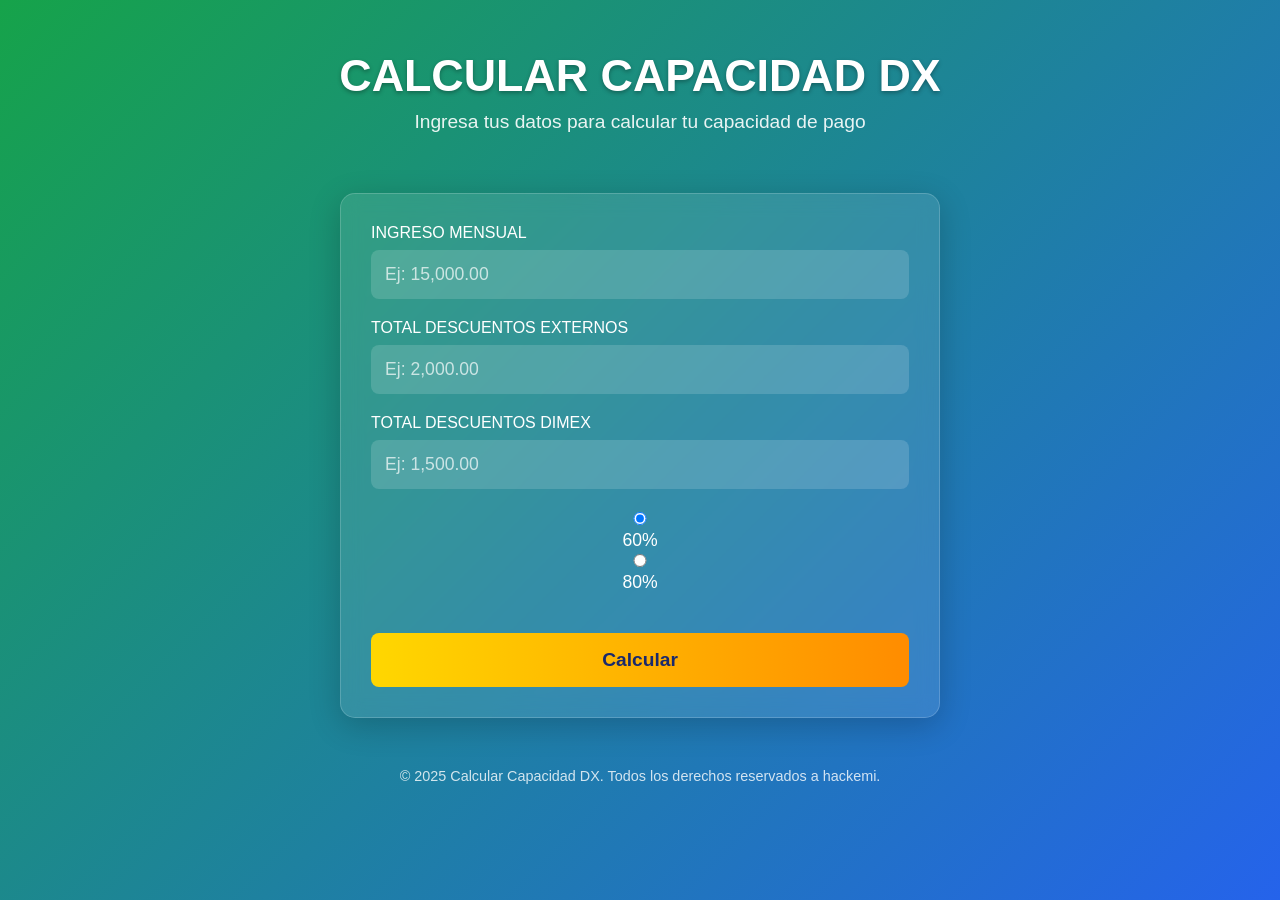
<file: capacidad-dx.html>
<!DOCTYPE html>
<html lang="es">
<head>
  <meta charset="UTF-8" />
  <meta name="viewport" content="width=device-width, initial-scale=1.0"/>
  <title>Calcular Capacidad DX</title>
  <style>
    * {
      box-sizing: border-box;
      margin: 0;
      padding: 0;
      font-family: 'Segoe UI', Tahoma, Geneva, Verdana, sans-serif;
    }

    body {
      background: linear-gradient(135deg, #16a34a, #2563eb);
      color: #fff;
      min-height: 100vh;
      padding: 20px;
      display: flex;
      flex-direction: column;
      align-items: center;
    }

    .container {
      max-width: 1200px;
      width: 100%;
      margin: 0 auto;
    }

    header {
      text-align: center;
      padding: 30px 0;
      margin-bottom: 20px;
    }

    h1 {
      font-size: 2.8rem;
      margin-bottom: 10px;
      text-shadow: 0 2px 4px rgba(0,0,0,0.3);
    }

    .subtitle {
      font-size: 1.2rem;
      opacity: 0.9;
      max-width: 600px;
      margin: 0 auto;
    }

    .input-section {
      background: rgba(255, 255, 255, 0.1);
      backdrop-filter: blur(10px);
      border-radius: 15px;
      padding: 30px;
      box-shadow: 0 8px 32px rgba(0, 0, 0, 0.2);
      border: 1px solid rgba(255, 255, 255, 0.18);
      max-width: 600px;
      margin: 30px auto;
    }

    .input-group {
      margin-bottom: 20px;
    }

    label {
      display: block;
      margin-bottom: 8px;
      font-weight: 500;
    }

    input, select {
      width: 100%;
      padding: 14px;
      border-radius: 8px;
      border: none;
      background: rgba(255, 255, 255, 0.15);
      color: white;
      font-size: 1.1rem;
    }

    input::placeholder {
      color: rgba(255, 255, 255, 0.7);
    }

    input:focus, select:focus {
      outline: 2px solid #ffd700;
      background: rgba(255, 255, 255, 0.25);
    }

    .radio-group {
      margin: 20px 0;
      text-align: center;
    }

    .radio-group label {
      margin: 0 15px;
      font-size: 1.1rem;
    }

    button {
      width: 100%;
      padding: 16px;
      background: linear-gradient(to right, #ffd700, #ff8c00);
      color: #1a2a6c;
      border: none;
      border-radius: 8px;
      font-size: 1.2rem;
      font-weight: bold;
      cursor: pointer;
      transition: all 0.3s ease;
      margin-top: 20px;
    }

    button:hover {
      transform: translateY(-3px);
      box-shadow: 0 5px 15px rgba(0, 0, 0, 0.3);
    }

    .result {
      margin-top: 30px;
      text-align: center;
      font-size: 1.8rem;
      font-weight: bold;
      color: #ffd700;
      padding: 20px;
      background: rgba(255, 255, 255, 0.1);
      border-radius: 10px;
      max-width: 500px;
      margin: 30px auto;
    }

    footer {
      text-align: center;
      padding: 20px;
      margin-top: auto;
      width: 100%;
      font-size: 0.9rem;
      opacity: 0.8;
    }
  </style>
</head>
<body>
  <div class="container">
    <header>
      <h1>CALCULAR CAPACIDAD DX</h1>
      <p class="subtitle">Ingresa tus datos para calcular tu capacidad de pago</p>
    </header>

    <div class="input-section">
      <div class="input-group">
        <label for="ingreso">INGRESO MENSUAL</label>
        <input type="text" id="ingreso" placeholder="Ej: 15,000.00">
      </div>

      <div class="input-group">
        <label for="descuentosExternos">TOTAL DESCUENTOS EXTERNOS</label>
        <input type="text" id="descuentosExternos" placeholder="Ej: 2,000.00">
      </div>

      <div class="input-group">
        <label for="descuentosDimex">TOTAL DESCUENTOS DIMEX</label>
        <input type="text" id="descuentosDimex" placeholder="Ej: 1,500.00">
      </div>

      <div class="radio-group">
        <label>
          <input type="radio" name="porcentaje" value="0.6" checked> 60%
        </label>
        <label>
          <input type="radio" name="porcentaje" value="0.8"> 80%
        </label>
      </div>

      <button onclick="calcularCapacidad()">Calcular</button>

      <div id="resultado" class="result" style="display: none;"></div>
    </div>

    <footer>
      &copy; 2025 Calcular Capacidad DX. Todos los derechos reservados a hackemi.
    </footer>
  </div>

  <script>
    // Formatea número a 2 decimales con separador de miles: 2155.2 → "2,155.20"
    function formatoDosDecimales(valor) {
      const num = parseFloat(valor);
      if (isNaN(num)) return "";
      return num.toLocaleString('en-US', {
        minimumFractionDigits: 2,
        maximumFractionDigits: 2
      });
    }

    // Convierte texto con comas a número: "2,155.20" → 2155.20
    function parseNumero(valor) {
      if (!valor) return NaN;
      const sinComas = valor.replace(/,/g, '');
      return parseFloat(sinComas);
    }

    // Formatear campos al salir del foco
    document.addEventListener("DOMContentLoaded", () => {
      const inputs = document.querySelectorAll("#ingreso, #descuentosExternos, #descuentosDimex");

      inputs.forEach(input => {
        // Al enfocar: mostrar valor sin formato para edición
        input.addEventListener("focus", () => {
          const value = input.value;
          if (value !== "") {
            const num = parseNumero(value);
            if (!isNaN(num)) {
              input.value = num;
            }
          }
        });

        // Validar solo números, punto y coma
        input.addEventListener("input", () => {
          const value = input.value;
          const regex = /^[\d,]*\.?\d{0,2}$/;
          if (!regex.test(value)) {
            input.value = value.slice(0, -1);
          }
        });

        // Al salir: formatear como 2,155.20
        input.addEventListener("blur", () => {
          if (input.value !== "") {
            const num = parseNumero(input.value);
            if (!isNaN(num) && num >= 0) {
              input.value = formatoDosDecimales(num);
            } else {
              input.value = "0.00";
            }
          }
        });
      });
    });

    // Función de cálculo (tu lógica exacta, sin cambios)
    function calcularCapacidad() {
      const ingreso = parseNumero(document.getElementById('ingreso').value);
      const descExternos = parseNumero(document.getElementById('descuentosExternos').value);
      const descDimex = parseNumero(document.getElementById('descuentosDimex').value);
      const porcentaje = parseFloat(document.querySelector('input[name="porcentaje"]:checked').value);

      const resultadoDiv = document.getElementById('resultado');
      resultadoDiv.style.display = 'block';

      // Validación básica
      if (isNaN(ingreso) || isNaN(descExternos) || isNaN(descDimex)) {
        resultadoDiv.textContent = "Por favor, completa todos los campos.";
        resultadoDiv.style.color = "#ff6b6b";
        return;
      }

      // --- TU LÓGICA ORIGINAL, SIN CAMBIOS ---
      const R1 = (ingreso - descExternos) * porcentaje;
      const R2 = ingreso - descExternos - descDimex;
      const R3 = R1 - descDimex;
      const R4 = R2 - 500;
      const R5 = R2 - R3;

      let resultado;

      if (R3 <= 0) {
        resultado = "SIN CAPACIDAD";
        resultadoDiv.style.color = "#e74c3c";
      } else if (R5 > 499.9999) {
        resultado = `$${formatoDosDecimales(R3)}`;
        resultadoDiv.style.color = "#ffd700";
      } else {
        resultado = `$${formatoDosDecimales(R4)}`;
        resultadoDiv.style.color = "#ffd700";
      }

      resultadoDiv.textContent = `Capacidad de Pago: ${resultado}`;
    }
  </script>
</body>
</html>
</file>
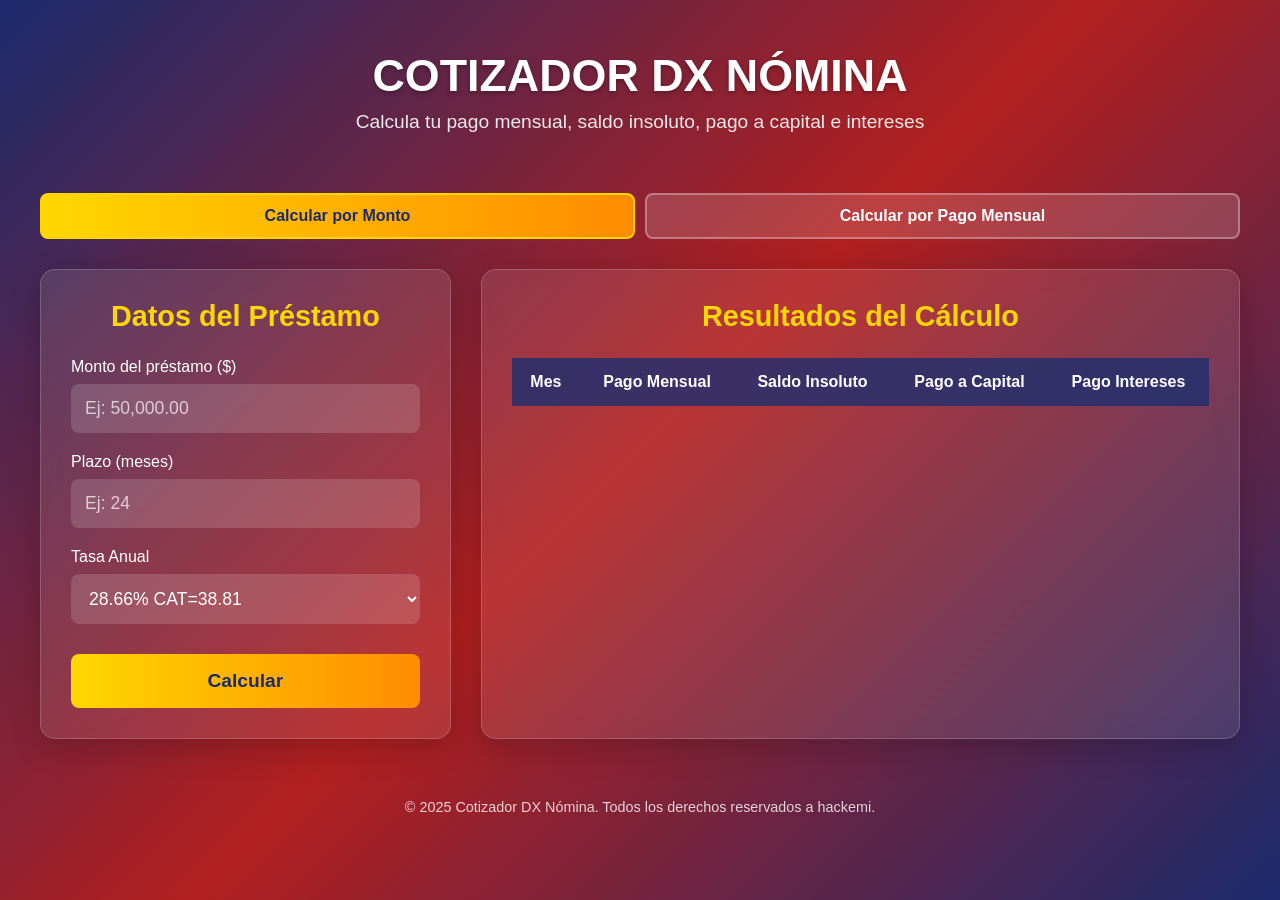
<file: dx-nomina.html>
<!DOCTYPE html>
<html lang="es">
<head>
  <meta charset="UTF-8" />
  <meta name="viewport" content="width=device-width, initial-scale=1.0"/>
  <title>Cotizador DX Nómina</title>
  <style>
    * {
      box-sizing: border-box;
      margin: 0;
      padding: 0;
      font-family: 'Segoe UI', Tahoma, Geneva, Verdana, sans-serif;
    }
    body {
      background: linear-gradient(135deg, #1a2a6c, #b21f1f, #1a2a6c);
      color: #fff;
      min-height: 100vh;
      padding: 20px;
      display: flex;
      flex-direction: column;
      align-items: center;
    }
    .container {
      max-width: 1200px;
      width: 100%;
      margin: 0 auto;
    }
    header {
      text-align: center;
      padding: 30px 0;
      margin-bottom: 20px;
    }
    h1 {
      font-size: 2.8rem;
      margin-bottom: 10px;
      text-shadow: 0 2px 4px rgba(0,0,0,0.3);
    }
    .subtitle {
      font-size: 1.2rem;
      opacity: 0.9;
      max-width: 600px;
      margin: 0 auto;
    }
    .mode-selector {
      display: flex;
      justify-content: center;
      margin-bottom: 30px;
      gap: 10px;
    }
    .mode-btn {
      padding: 12px 25px;
      background: rgba(255, 255, 255, 0.15);
      color: white;
      border: 2px solid rgba(255, 255, 255, 0.3);
      border-radius: 8px;
      font-size: 1rem;
      font-weight: bold;
      cursor: pointer;
      transition: all 0.3s ease;
    }
    .mode-btn.active {
      background: linear-gradient(to right, #ffd700, #ff8c00);
      color: #1a2a6c;
      border-color: #ffd700;
    }
    .mode-btn:hover:not(.active) {
      background: rgba(255, 255, 255, 0.25);
    }
    .calculator-container {
      display: flex;
      flex-wrap: wrap;
      gap: 30px;
      margin-bottom: 40px;
    }
    .input-section {
      flex: 1;
      min-width: 300px;
      background: rgba(255, 255, 255, 0.1);
      backdrop-filter: blur(10px);
      border-radius: 15px;
      padding: 30px;
      box-shadow: 0 8px 32px rgba(0, 0, 0, 0.2);
      border: 1px solid rgba(255, 255, 255, 0.18);
    }
    .results-section {
      flex: 2;
      min-width: 300px;
      background: rgba(255, 255, 255, 0.1);
      backdrop-filter: blur(10px);
      border-radius: 15px;
      padding: 30px;
      box-shadow: 0 8px 32px rgba(0, 0, 0, 0.2);
      border: 1px solid rgba(255, 255, 255, 0.18);
    }
    .section-title {
      font-size: 1.8rem;
      margin-bottom: 25px;
      text-align: center;
      color: #ffd700;
    }
    .input-group {
      margin-bottom: 20px;
    }
    label {
      display: block;
      margin-bottom: 8px;
      font-weight: 500;
    }
    input, select {
      width: 100%;
      padding: 14px;
      border-radius: 8px;
      border: none;
      background: rgba(255, 255, 255, 0.15);
      color: white;
      font-size: 1.1rem;
    }
    input:focus, select:focus {
      outline: 2px solid #ffd700;
      background: rgba(255, 255, 255, 0.25);
    }
    input::placeholder {
      color: rgba(255, 255, 255, 0.7);
    }
    button {
      width: 100%;
      padding: 16px;
      background: linear-gradient(to right, #ffd700, #ff8c00);
      color: #1a2a6c;
      border: none;
      border-radius: 8px;
      font-size: 1.2rem;
      font-weight: bold;
      cursor: pointer;
      transition: all 0.3s ease;
      margin-top: 10px;
    }
    button:hover {
      transform: translateY(-3px);
      box-shadow: 0 5px 15px rgba(0, 0, 0, 0.3);
    }
    .resumen-container {
      display: flex;
      justify-content: space-around;
      margin-bottom: 20px;
      gap: 15px;
    }
    .resumen-card {
      flex: 1;
      background: rgba(255, 255, 255, 0.15);
      border-radius: 12px;
      padding: 15px;
      text-align: center;
      box-shadow: 0 4px 10px rgba(0,0,0,0.2);
      transition: all 0.3s ease;
    }
    .resumen-card:hover {
      transform: translateY(-5px);
      box-shadow: 0 6px 18px rgba(255, 215, 0, 0.6);
      background: rgba(255, 255, 255, 0.25);
    }
    .resumen-card strong {
      display: block;
      font-size: 1rem;
      margin-bottom: 8px;
      color: #ffd700;
    }
    .resumen-card span {
      font-size: 1.3rem;
      font-weight: bold;
    }
    table {
      width: 100%;
      border-collapse: collapse;
      background: rgba(255, 255, 255, 0.1);
    }
    th {
      background: rgba(26, 42, 108, 0.8);
      padding: 15px;
      text-align: center;
    }
    td {
      padding: 12px 15px;
      text-align: center;
      border-bottom: 1px solid rgba(255, 255, 255, 0.1);
    }
    tr:nth-child(even) {
      background: rgba(255, 255, 255, 0.05);
    }
    tr:hover {
      background: rgba(255, 255, 255, 0.15);
    }
    footer {
      text-align: center;
      padding: 20px;
      margin-top: auto;
      width: 100%;
      font-size: 0.9rem;
      opacity: 0.8;
    }
  </style>
</head>
<body>
  <div class="container">
    <header>
      <h1>COTIZADOR DX NÓMINA</h1>
      <p class="subtitle">Calcula tu pago mensual, saldo insoluto, pago a capital e intereses</p>
    </header>
    <div class="mode-selector">
      <button class="mode-btn active" onclick="setMode('monto')">Calcular por Monto</button>
      <button class="mode-btn" onclick="setMode('pagoMensual')">Calcular por Pago Mensual</button>
    </div>
    <div class="calculator-container">
      <div class="input-section">
        <h2 class="section-title">Datos del Préstamo</h2>
        <div id="monto-mode">
          <div class="input-group">
            <label for="amount">Monto del préstamo ($)</label>
            <input type="text" id="amount" placeholder="Ej: 50,000.00">
          </div>
          <div class="input-group">
            <label for="plazo">Plazo (meses)</label>
            <input type="number" id="plazo" placeholder="Ej: 24" min="1">
          </div>
          <div class="input-group">
            <label for="tasa">Tasa Anual</label>
            <select id="tasa">
              <option value="28.66">28.66% CAT=38.81</option>
              <option value="31.88">31.88% CAT=43.94</option>
            </select>
          </div>
        </div>
        <div id="pagoMensual-mode" style="display: none;">
          <div class="input-group">
            <label for="pagoMensual">Pago Mensual ($)</label>
            <input type="text" id="pagoMensual" placeholder="Ej: 2,500.00">
          </div>
          <div class="input-group">
            <label for="tasaPago">Tasa Anual</label>
            <select id="tasaPago">
              <option value="28.66">28.66% CAT=38.81</option>
              <option value="31.88">31.88% CAT=43.94</option>
            </select>
          </div>
        </div>
        <button onclick="calcular()">Calcular</button>
      </div>

      <div class="results-section">
        <h2 class="section-title">Resultados del Cálculo</h2>
        <div id="resumen-resultados" class="resumen-container" style="display:none;">
          <div class="resumen-card">
            <strong>Pago Mensual</strong>
            <span id="res-pago-mensual">$0.00</span>
          </div>
          <div class="resumen-card">
            <strong>Pago Total</strong>
            <span id="res-pago-total">$0.00</span>
          </div>
          <div class="resumen-card">
            <strong>Intereses Totales</strong>
            <span id="res-intereses">$0.00</span>
          </div>
        </div>
        <div id="tabla-amortizacion" class="table-container" style="display: block;">
          <table id="amortizacionTable">
            <thead>
              <tr>
                <th>Mes</th>
                <th>Pago Mensual</th>
                <th>Saldo Insoluto</th>
                <th>Pago a Capital</th>
                <th>Pago Intereses</th>
              </tr>
            </thead>
            <tbody></tbody>
          </table>
        </div>
        <div id="tabla-montos" class="table-container" style="display: none;">
          <p id="pagoIngresado" style="text-align: center; margin-bottom: 15px;"></p>
          <table id="montosTable">
            <thead>
              <tr>
                <th>Plazo (meses)</th>
                <th>Monto del Préstamo</th>
              </tr>
            </thead>
            <tbody></tbody>
          </table>
        </div>
      </div>
    </div>
    <footer>
      &copy; 2025 Cotizador DX Nómina. Todos los derechos reservados a hackemi.
    </footer>
  </div>

  <script>
    function setMode(mode) {
      document.getElementById('monto-mode').style.display = mode === 'monto' ? 'block' : 'none';
      document.getElementById('pagoMensual-mode').style.display = mode === 'pagoMensual' ? 'block' : 'none';
      document.getElementById('tabla-amortizacion').style.display = mode === 'monto' ? 'block' : 'none';
      document.getElementById('tabla-montos').style.display = mode === 'pagoMensual' ? 'block' : 'none';
      document.getElementById('resumen-resultados').style.display = mode === 'monto' ? 'flex' : 'none';
      const botones = document.querySelectorAll('.mode-btn');
      botones[0].classList.toggle('active', mode === 'monto');
      botones[1].classList.toggle('active', mode === 'pagoMensual');
    }

    function formatoPesos(valor) {
      return valor.toLocaleString("es-MX", {
        style: "currency",
        currency: "MXN",
        minimumFractionDigits: 2
      });
    }
    function parsePesos(valor) {
      return parseFloat(valor.replace(/[^0-9.-]+/g, ""));
    }
    function initInputFormato() {
      document.querySelectorAll("#amount, #pagoMensual").forEach(input => {
        input.addEventListener("blur", () => {
          let numero = parsePesos(input.value);
          if (!isNaN(numero)) input.value = formatoPesos(numero);
        });
        input.addEventListener("focus", () => {
          let numero = parsePesos(input.value);
          input.value = isNaN(numero) ? "" : numero;
        });
      });
    }

    function calcular() {
      const tasaAnualMonto = parseFloat(document.getElementById('tasa').value);
      const tasaAnualPago = parseFloat(document.getElementById('tasaPago').value);

      if (document.querySelector('.mode-btn.active').textContent === 'Calcular por Monto') {
        const monto = parsePesos(document.getElementById('amount').value);
        const plazo = parseInt(document.getElementById('plazo').value);

        if (isNaN(monto) || isNaN(plazo) || monto <= 0 || plazo <= 0) {
          alert("Por favor, ingresa valores válidos.");
          return;
        }

        const tasaMensualAnual = tasaAnualMonto === 28.66 ? 33.2456 / 12 : 36.9808 / 12;
        const tasaMensual = tasaMensualAnual / 100;

        const x = Math.pow(1 + tasaMensual, plazo);
        const pagoMensual = (monto * x * tasaMensual) / (x - 1);
        const pagoTotal = pagoMensual * plazo;
        const interesesTotales = pagoTotal - monto;

        document.getElementById("resumen-resultados").style.display = "flex";
        document.getElementById("res-pago-mensual").textContent = formatoPesos(pagoMensual);
        document.getElementById("res-pago-total").textContent = formatoPesos(pagoTotal);
        document.getElementById("res-intereses").textContent = formatoPesos(interesesTotales);

        const tbody = document.querySelector('#amortizacionTable tbody');
        tbody.innerHTML = '';
        let balance = monto;
        for (let mes = 1; mes <= plazo; mes++) {
          const intereses = balance * tasaMensual;
          const capital = pagoMensual - intereses;
          balance -= capital;
          const row = document.createElement('tr');
          row.innerHTML = `
            <td>${mes}</td>
            <td>${formatoPesos(pagoMensual)}</td>
            <td>${formatoPesos(Math.max(balance, 0))}</td>
            <td>${formatoPesos(capital)}</td>
            <td>${formatoPesos(intereses)}</td>
          `;
          tbody.appendChild(row);
        }
      } else {
        const pagoMensual = parsePesos(document.getElementById('pagoMensual').value);
        const tasaAnual = tasaAnualPago;
        if (isNaN(pagoMensual) || pagoMensual <= 0) {
          alert("Por favor, ingresa un pago mensual válido.");
          return;
        }
        let plazos, tasaMensual;
        if (tasaAnual === 28.66) {
          plazos = [30, 42, 54];
          tasaMensual = 33.2456 / 12;
        } else {
          plazos = [18, 24, 36, 48, 60];
          tasaMensual = 36.9808 / 12;
        }
        const tasaDecimal = tasaMensual / 100;
        document.getElementById('pagoIngresado').innerHTML =
          `<strong>Pago Mensual Ingresado:</strong> ${formatoPesos(pagoMensual)}`;
        const tbody = document.querySelector('#montosTable tbody');
        tbody.innerHTML = '';
        plazos.forEach(plazo => {
          const monto = (pagoMensual * (Math.pow(1 + tasaDecimal, plazo) - 1)) /
                        (tasaDecimal * Math.pow(1 + tasaDecimal, plazo));
          const row = document.createElement('tr');
          row.innerHTML = `<td>${plazo}</td><td>${formatoPesos(monto)}</td>`;
          tbody.appendChild(row);
        });
      }
    }
    initInputFormato();
  </script>
</body>
</html>
</file>
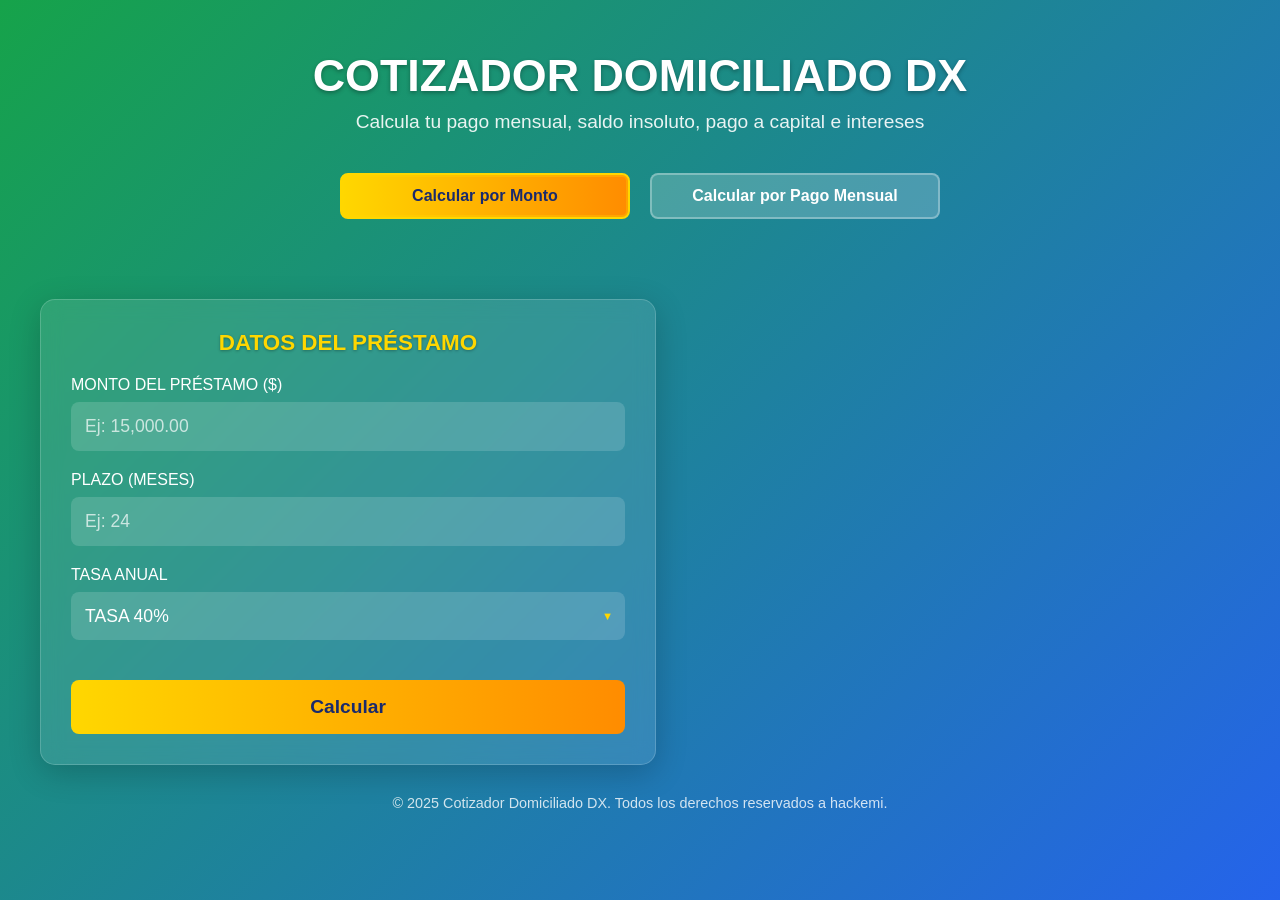
<file: dx.html>
<!DOCTYPE html>
<html lang="es">
<head>
  <meta charset="UTF-8" />
  <meta name="viewport" content="width=device-width, initial-scale=1.0"/>
  <title>Cotizador Domiciliado DX</title>
  <style>
    * {
      box-sizing: border-box;
      margin: 0;
      padding: 0;
      font-family: 'Segoe UI', Tahoma, Geneva, Verdana, sans-serif;
    }

    body {
      background: linear-gradient(135deg, #16a34a, #2563eb);
      color: #fff;
      min-height: 100vh;
      padding: 20px;
      display: flex;
      flex-direction: column;
      align-items: center;
    }

    .container {
      max-width: 1400px;
      width: 100%;
      margin: 0 auto;
    }

    header {
      text-align: center;
      padding: 30px 0;
      margin-bottom: 20px;
    }

    h1 {
      font-size: 2.8rem;
      margin-bottom: 10px;
      text-shadow: 0 2px 4px rgba(0,0,0,0.3);
    }

    .subtitle {
      font-size: 1.2rem;
      opacity: 0.9;
      max-width: 600px;
      margin: 0 auto 20px;
    }

    .mode-buttons {
      display: flex;
      justify-content: center;
      gap: 20px;
      margin: 0 auto 30px;
      max-width: 600px;
    }

    .mode-btn {
      flex: 1;
      padding: 12px 20px;
      background: rgba(255, 255, 255, 0.2);
      color: white;
      border: 2px solid rgba(255, 255, 255, 0.3);
      border-radius: 8px;
      font-size: 1rem;
      font-weight: bold;
      cursor: pointer;
      transition: all 0.3s ease;
    }

    .mode-btn:hover {
      background: rgba(255, 255, 255, 0.3);
    }

    .mode-btn.active {
      background: linear-gradient(to right, #ffd700, #ff8c00);
      color: #1a2a6c;
      border-color: #ffd700;
      box-shadow: 0 0 0 2px rgba(255, 215, 0, 0.3) inset;
    }

    .content {
      display: flex;
      gap: 30px;
      margin: 0 auto;
      max-width: 1200px;
    }

    .left-column {
      flex: 1;
      background: rgba(255, 255, 255, 0.1);
      backdrop-filter: blur(10px);
      border-radius: 15px;
      padding: 30px;
      box-shadow: 0 8px 32px rgba(0, 0, 0, 0.2);
      border: 1px solid rgba(255, 255, 255, 0.18);
    }

    .right-column {
      flex: 1;
      display: flex;
      flex-direction: column;
      gap: 20px;
    }

    .section-title {
      font-size: 1.4rem;
      font-weight: bold;
      margin-bottom: 20px;
      text-align: center;
      color: #ffd700;
      text-shadow: 0 1px 3px rgba(0,0,0,0.3);
    }

    .input-group {
      margin-bottom: 20px;
    }

    label {
      display: block;
      margin-bottom: 8px;
      font-weight: 500;
    }

    input {
      width: 100%;
      padding: 14px;
      border-radius: 8px;
      border: none;
      background: rgba(255, 255, 255, 0.15);
      color: white;
      font-size: 1.1rem;
    }

    input::placeholder {
      color: rgba(255, 255, 255, 0.7);
    }

    input:focus {
      outline: 2px solid #ffd700;
      background: rgba(255, 255, 255, 0.25);
    }

    .select-wrapper {
      position: relative;
    }

    .select-wrapper::after {
      content: "▼";
      font-size: 0.7em;
      color: #ffd700;
      position: absolute;
      right: 12px;
      top: 50%;
      transform: translateY(-50%);
      pointer-events: none;
    }

    select {
      width: 100%;
      padding: 14px;
      border-radius: 8px;
      border: none;
      background: rgba(255, 255, 255, 0.15);
      color: white;
      font-size: 1.1rem;
      appearance: none;
      cursor: pointer;
    }

    select:focus {
      outline: 2px solid #ffd700;
      background: rgba(26, 42, 108, 0.6);
    }

    button {
      width: 100%;
      padding: 16px;
      background: linear-gradient(to right, #ffd700, #ff8c00);
      color: #1a2a6c;
      border: none;
      border-radius: 8px;
      font-size: 1.2rem;
      font-weight: bold;
      cursor: pointer;
      transition: all 0.3s ease;
      margin-top: 20px;
    }

    button:hover {
      transform: translateY(-3px);
      box-shadow: 0 5px 15px rgba(0, 0, 0, 0.3);
    }

    /* Tarjetas de resumen */
    .summary-cards {
      display: flex;
      gap: 15px;
      flex-wrap: wrap;
    }

    .card {
      background: rgba(255, 255, 255, 0.1);
      backdrop-filter: blur(10px);
      border-radius: 12px;
      padding: 20px;
      text-align: center;
      flex: 1;
      min-width: 200px;
      box-shadow: 0 4px 15px rgba(0, 0, 0, 0.15);
    }

    .card h3 {
      font-size: 1rem;
      opacity: 0.9;
      margin-bottom: 10px;
    }

    .card p {
      font-size: 1.8rem;
      font-weight: bold;
      color: #ffd700;
    }

    /* Resultado único: Monto a Dispersar */
    .result-text {
      text-align: center;
      font-size: 2rem;
      font-weight: bold;
      color: #ffd700;
      padding: 30px;
      background: rgba(255, 255, 255, 0.1);
      border-radius: 12px;
      margin-top: 20px;
    }

    /* Tabla de amortización */
    .amortization-container {
      width: 100%;
      overflow-x: auto;
      background: rgba(255, 255, 255, 0.1);
      backdrop-filter: blur(10px);
      border-radius: 10px;
      box-shadow: 0 4px 15px rgba(0, 0, 0, 0.15);
      margin-top: 20px;
    }

    .amortization-table {
      width: 100%;
      border-collapse: collapse;
    }

    .amortization-table th {
      background: rgba(255, 255, 255, 0.2);
      padding: 12px;
      text-align: center;
      font-weight: bold;
      color: #ffd700;
    }

    .amortization-table td {
      padding: 10px 12px;
      text-align: center;
    }

    .amortization-table tr:nth-child(even) {
      background: rgba(255, 255, 255, 0.05);
    }

    footer {
      text-align: center;
      padding: 30px;
      margin-top: auto;
      width: 100%;
      font-size: 0.9rem;
      opacity: 0.8;
    }
  </style>
</head>
<body>
  <div class="container">
    <header>
      <h1>COTIZADOR DOMICILIADO DX</h1>
      <p class="subtitle">Calcula tu pago mensual, saldo insoluto, pago a capital e intereses</p>

      <!-- Botones de modo -->
      <div class="mode-buttons">
        <button id="btnMonto" class="mode-btn active" onclick="activarModo('monto')">Calcular por Monto</button>
        <button id="btnPago" class="mode-btn" onclick="activarModo('pago')">Calcular por Pago Mensual</button>
      </div>
    </header>

    <div class="content">
      <!-- Columna Izquierda: Datos del Préstamo -->
      <div class="left-column">
        <h2 class="section-title">DATOS DEL PRÉSTAMO</h2>

        <div class="input-group">
          <label id="labelMonto">MONTO DEL PRÉSTAMO ($)</label>
          <input type="text" id="montoPrestamo" placeholder="Ej: 15,000.00">
        </div>

        <div class="input-group">
          <label for="plazoMeses">PLAZO (MESES)</label>
          <input type="number" id="plazoMeses" placeholder="Ej: 24" min="1">
        </div>

        <div class="input-group">
          <label for="tasaAnual">TASA ANUAL</label>
          <div class="select-wrapper">
            <select id="tasaAnual">
              <option value="0.038666648">TASA 40%</option>
              <option value="0.043500021">TASA 45%</option>
              <option value="0.048333331">TASA 50%</option>
              <option value="0.053166684">TASA 55%</option>
              <option value="0.057999974">TASA 60%</option>
			  <option value="0.062833328">TASA 65%</option>
			  <option value="0.067569995">TASA 69.9%</option>
	          <option value="0.067666723">TASA 70%</option>
              <option value="0.072500002">TASA 75%</option>
			  <option value="0.072596675">TASA 75.1%</option>
              <option value="0.076366681">TASA 79%</option>
              <option value="0.078300045">TASA 81%</option>
	          <option value="0.080233299">TASA 83%</option>
	          <option value="0.082166645">TASA 85%</option>
              <option value="0.083133293">TASA 86%</option>
			  <option value="0.086999939">TASA 90%</option>
              <option value="0.087966640">TASA 91%</option>
              <option value="0.091833331">TASA 95%</option>
			  <option value="0.092799987">TASA 96%</option>
              <option value="0.095699941">TASA 99%</option>
              <option value="0.099566672">TASA 100%</option>
              <option value="0.103000000">TASA 103%</option>
              <option value="0.105000000">TASA 105%</option>

            </select>
          </div>
        </div>

        <button onclick="calcular()">Calcular</button>
      </div>

      <!-- Columna Derecha: Resultados -->
      <div class="right-column">
        <!-- Tarjetas de resumen (solo para "Calcular por Monto") -->
        <div class="summary-cards" id="resumen" style="display: none;">
          <div class="card">
            <h3>PAGO MENSUAL</h3>
            <p id="pagoMensual"></p>
          </div>
          <div class="card">
            <h3>PAGO TOTAL</h3>
            <p id="pagoTotal"></p>
          </div>
          <div class="card">
            <h3>INTERESES TOTALES</h3>
            <p id="interesesTotales"></p>
          </div>
        </div>

        <!-- Tabla de amortización -->
        <div class="amortization-container">
          <table class="amortization-table" id="tablaAmortizacion" style="display: none;">
            <thead>
              <tr>
                <th>MES</th>
                <th>PAGO MENSUAL</th>
                <th>INTERESES</th>
                <th>PAGO A CAPITAL</th>
                <th>SALDO INSOLUTO</th>
              </tr>
            </thead>
            <tbody id="tablaBody"></tbody>
          </table>
        </div>

        <!-- Resultado: Monto a Dispersar (solo para "Calcular por Pago Mensual") -->
        <div id="resultadoMonto" style="display: none;">
          <div class="result-text">
            Monto a Dispersar: <br>
            <span id="montoADispersar"></span>
          </div>
        </div>
      </div>
    </div>

    <footer>
      &copy; 2025 Cotizador Domiciliado DX. Todos los derechos reservados a hackemi.
    </footer>
  </div>

  <script>
    // Formatear número a 2 decimales con separador de miles
    function formatoDosDecimales(valor) {
      const num = parseFloat(valor);
      if (isNaN(num)) return "";
      return num.toLocaleString('en-US', {
        minimumFractionDigits: 2,
        maximumFractionDigits: 2
      });
    }

    // Convertir texto con comas a número
    function parseNumero(valor) {
      if (!valor) return NaN;
      const sinComas = valor.replace(/,/g, '');
      return parseFloat(sinComas);
    }

    // Formatear inputs al salir del foco
    document.addEventListener("DOMContentLoaded", () => {
      const inputs = document.querySelectorAll("#montoPrestamo");
      inputs.forEach(input => {
        input.addEventListener("focus", () => {
          const value = input.value;
          if (value !== "") {
            const num = parseNumero(value);
            if (!isNaN(num)) input.value = num;
          }
        });

        input.addEventListener("input", () => {
          const value = input.value;
          const regex = /^[\d,]*\.?\d{0,2}$/;
          if (!regex.test(value)) input.value = value.slice(0, -1);
        });

        input.addEventListener("blur", () => {
          if (input.value !== "") {
            const num = parseNumero(input.value);
            if (!isNaN(num) && num >= 0) {
              input.value = formatoDosDecimales(num);
            } else {
              input.value = "0.00";
            }
          }
        });
      });
    });

    // Activar modo
    function activarModo(modo) {
      const btnMonto = document.getElementById('btnMonto');
      const btnPago = document.getElementById('btnPago');
      const label = document.getElementById('labelMonto');

      if (modo === 'monto') {
        btnMonto.classList.add('active');
        btnPago.classList.remove('active');
        label.textContent = 'MONTO DEL PRÉSTAMO ($)';
        document.getElementById('montoPrestamo').placeholder = 'Ej: 15,000.00';
      } else {
        btnPago.classList.add('active');
        btnMonto.classList.remove('active');
        label.textContent = 'PAGO MENSUAL DESEADO ($)';
        document.getElementById('montoPrestamo').placeholder = 'Ej: 1,200.00';
      }

      // Limpiar resultados al cambiar de modo
      document.getElementById('resumen').style.display = 'none';
      document.getElementById('tablaAmortizacion').style.display = 'none';
      document.getElementById('resultadoMonto').style.display = 'none';
    }

    // Calcular
    function calcular() {
      const plazoMeses = parseInt(document.getElementById('plazoMeses').value);
      const tasaMensual = parseFloat(document.querySelector('#tasaAnual').value);
      const esPorMonto = document.getElementById('btnMonto').classList.contains('active');
      const valor = parseNumero(document.getElementById('montoPrestamo').value);

      // Validación
      if (isNaN(valor) || valor <= 0 || isNaN(plazoMeses) || plazoMeses <= 0 || isNaN(tasaMensual) || tasaMensual <= 0) {
        alert("Por favor, completa todos los campos correctamente.");
        return;
      }

      // Limpiar resultados previos
      document.getElementById('resumen').style.display = 'none';
      document.getElementById('tablaAmortizacion').style.display = 'none';
      document.getElementById('resultadoMonto').style.display = 'none';

      if (esPorMonto) {
        // --- MODO: Calcular por Monto ---
        const montoFinal = valor * 1.058; // con comisión
        const pagoMensual = (montoFinal * tasaMensual * Math.pow(1 + tasaMensual, plazoMeses)) /
                            (Math.pow(1 + tasaMensual, plazoMeses) - 1);

        const pagoTotal = pagoMensual * plazoMeses;
        const interesesTotales = pagoTotal - montoFinal;

        // Mostrar tarjetas
        document.getElementById('pagoMensual').textContent = `$${formatoDosDecimales(pagoMensual)}`;
        document.getElementById('pagoTotal').textContent = `$${formatoDosDecimales(pagoTotal)}`;
        document.getElementById('interesesTotales').textContent = `$${formatoDosDecimales(interesesTotales)}`;
        document.getElementById('resumen').style.display = 'flex';

        // Generar tabla
        const tablaBody = document.getElementById('tablaBody');
        tablaBody.innerHTML = '';
        let saldo = montoFinal;

        for (let mes = 1; mes <= plazoMeses; mes++) {
          const interes = saldo * tasaMensual;
          const capital = pagoMensual - interes;
          saldo -= capital;
          const row = document.createElement('tr');
          row.innerHTML = `
            <td>${mes}</td>
            <td>$${formatoDosDecimales(pagoMensual)}</td>
            <td>$${formatoDosDecimales(interes)}</td>
            <td>$${formatoDosDecimales(capital)}</td>
            <td>$${formatoDosDecimales(saldo < 0 ? 0 : saldo)}</td>
          `;
          tablaBody.appendChild(row);
        }
        document.getElementById('tablaAmortizacion').style.display = 'table';

      } else {
        // --- MODO: Calcular por Pago Mensual ---
        const pagoMensual = valor;
        const factor = (Math.pow(1 + tasaMensual, plazoMeses) - 1) / (tasaMensual * Math.pow(1 + tasaMensual, plazoMeses));
        const montoFinal = pagoMensual * factor; // con comisión
        const montoBase = montoFinal / 1.058;   // sin comisión

        document.getElementById('montoADispersar').textContent = `$${formatoDosDecimales(montoBase)}`;
        document.getElementById('resultadoMonto').style.display = 'block';
      }
    }

    // Iniciar en modo "Calcular por Monto"
    activarModo('monto');
  </script>
</body>

</html>
</file>
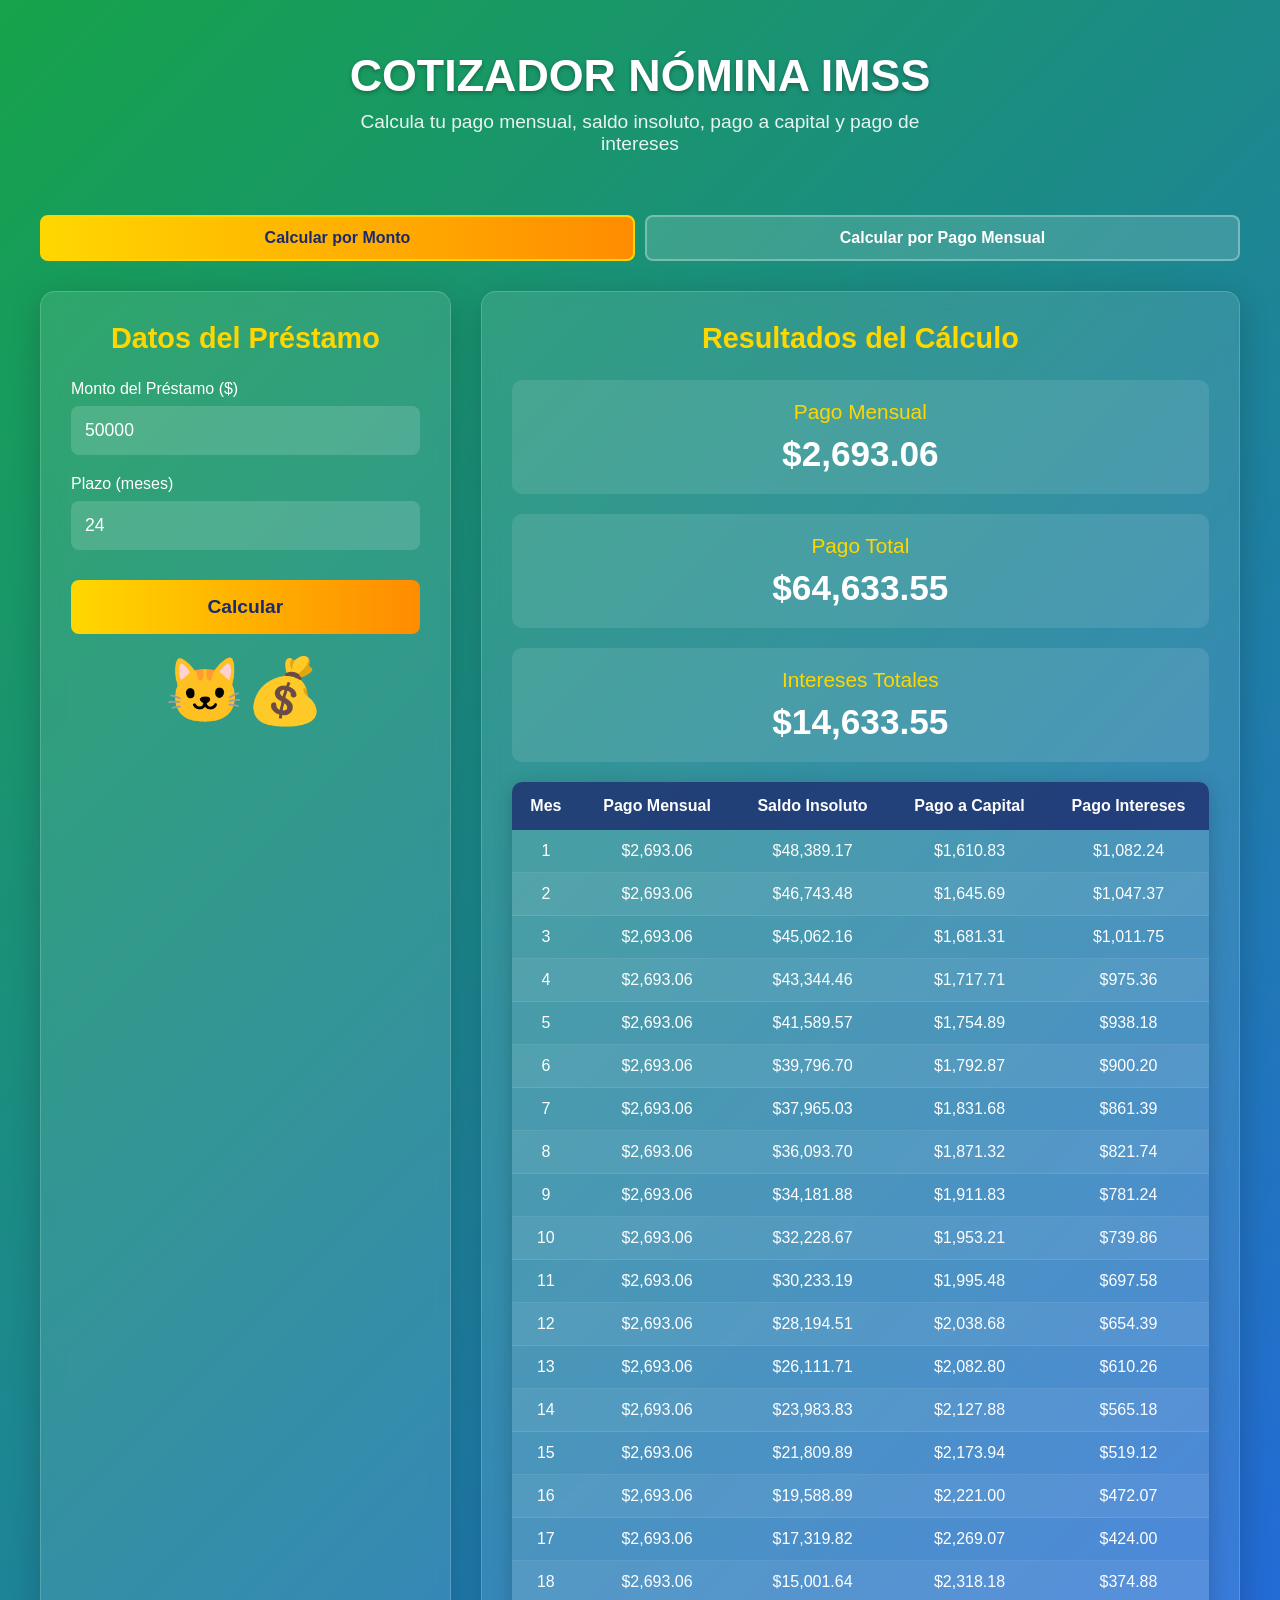
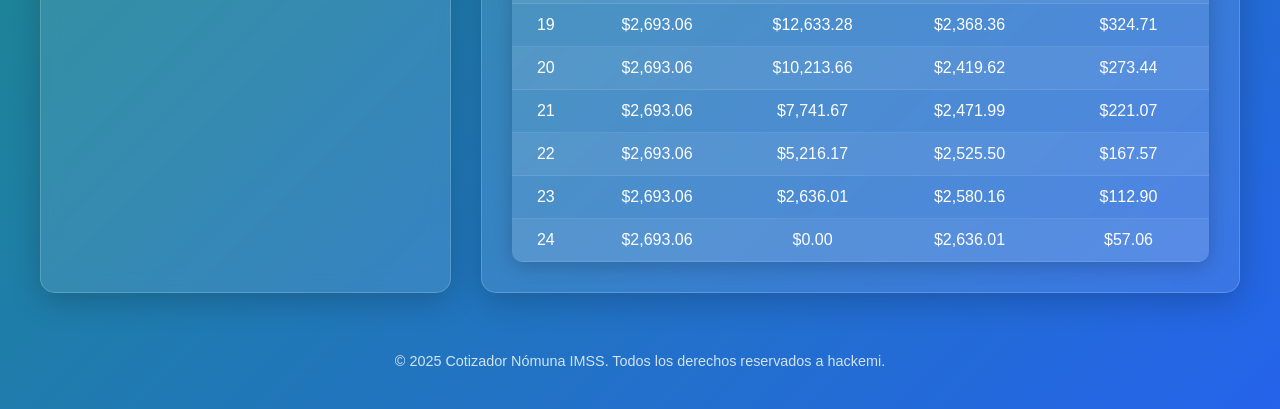
<file: inbursa.html>
<!DOCTYPE html>
<html lang="es">
<head>
    <meta charset="UTF-8">
    <meta name="viewport" content="width=device-width, initial-scale=1.0">
    <title>Calculadora de Pagos de Préstamo</title>
    <link rel="stylesheet" href="styles.css">
</head>
<body>
    <div class="container">
        <header>
            <h1>COTIZADOR NÓMINA IMSS</h1>
            <p class="subtitle">Calcula tu pago mensual, saldo insoluto, pago a capital y pago de intereses</p>
        </header>
        
        <div class="mode-selector">
            <button id="modo-monto" class="mode-btn active">Calcular por Monto</button>
            <button id="modo-pago" class="mode-btn">Calcular por Pago Mensual</button>
        </div>
        
        <div class="calculator-container">
            <div class="input-section">
                <h2 class="section-title">Datos del Préstamo</h2>
                
                <!-- Sección para calcular por monto -->
                <div id="seccion-monto" class="input-mode">
                    <div class="input-group">
                        <label for="monto">Monto del Préstamo ($)</label>
                        <input type="number" id="monto" placeholder="Ej. 50000" min="1000" step="100">
                    </div>
                    
                    <div class="input-group">
                        <label for="plazo">Plazo (meses)</label>
                        <input type="number" id="plazo" placeholder="Ej. 24" min="1" max="120">
                    </div>
                </div>
                
                <!-- Sección para calcular por pago mensual -->
                <div id="seccion-pago" class="input-mode" style="display: none;">
                    <div class="input-group">
                        <label for="pago-mensual-input">Pago Mensual ($)</label>
                        <input type="number" id="pago-mensual-input" placeholder="Ej. 2500" min="100" step="10">
                    </div>
                    <p class="note">Se calculará el monto para plazos de 12, 24, 36, 48 y 60 meses</p>
                </div>
                
                <button id="calcular">Calcular</button>
                
                <div class="gatito-container">
                    <div class="emoji-gatito">🐱💰</div>
                </div>
            </div>
            
            <div class="results-section">
                <h2 class="section-title">Resultados del Cálculo</h2>
                
                <!-- Resultados para calcular por monto -->
                <div id="resultados-monto">
                    <div class="result-card">
                        <div class="result-title">Pago Mensual</div>
                        <div class="result-value" id="pago-mensual">$0.00</div>
                    </div>
                    
                    <div class="result-card">
                        <div class="result-title">Pago Total</div>
                        <div class="result-value" id="pago-total">$0.00</div>
                    </div>
                    
                    <div class="result-card">
                        <div class="result-title">Intereses Totales</div>
                        <div class="result-value" id="intereses-total">$0.00</div>
                    </div>
                    
                    <div class="table-container">
                        <table id="tabla-amortizacion">
                            <thead>
                                <tr>
                                    <th>Mes</th>
                                    <th>Pago Mensual</th>
                                    <th>Saldo Insoluto</th>
                                    <th>Pago a Capital</th>
                                    <th>Pago Intereses</th>
                                </tr>
                            </thead>
                            <tbody>
                                <!-- Los datos se llenarán con JavaScript -->
                            </tbody>
                        </table>
                    </div>
                </div>
                
                <!-- Resultados para calcular por pago mensual -->
                <div id="resultados-pago" style="display: none;">
                    <div class="result-card">
                        <div class="result-title">Pago Mensual Ingresado</div>
                        <div class="result-value" id="pago-ingresado">$0.00</div>
                    </div>
                    
                    <div class="table-container">
                        <table id="tabla-resultados-pago">
                            <thead>
                                <tr>
                                    <th>Plazo (meses)</th>
                                    <th>Monto del Préstamo</th>
                                   
                                </tr>
                            </thead>
                            <tbody>
                                <!-- Los datos se llenarán con JavaScript -->
                            </tbody>
                        </table>
                    </div>
                </div>
            </div>
        </div>
        
        <footer>
            <p>© 2025 Cotizador Nómuna IMSS. Todos los derechos reservados a hackemi.</p>
        </footer>
    </div>

    <script src="script.js"></script>
</body>

</html>
</file>
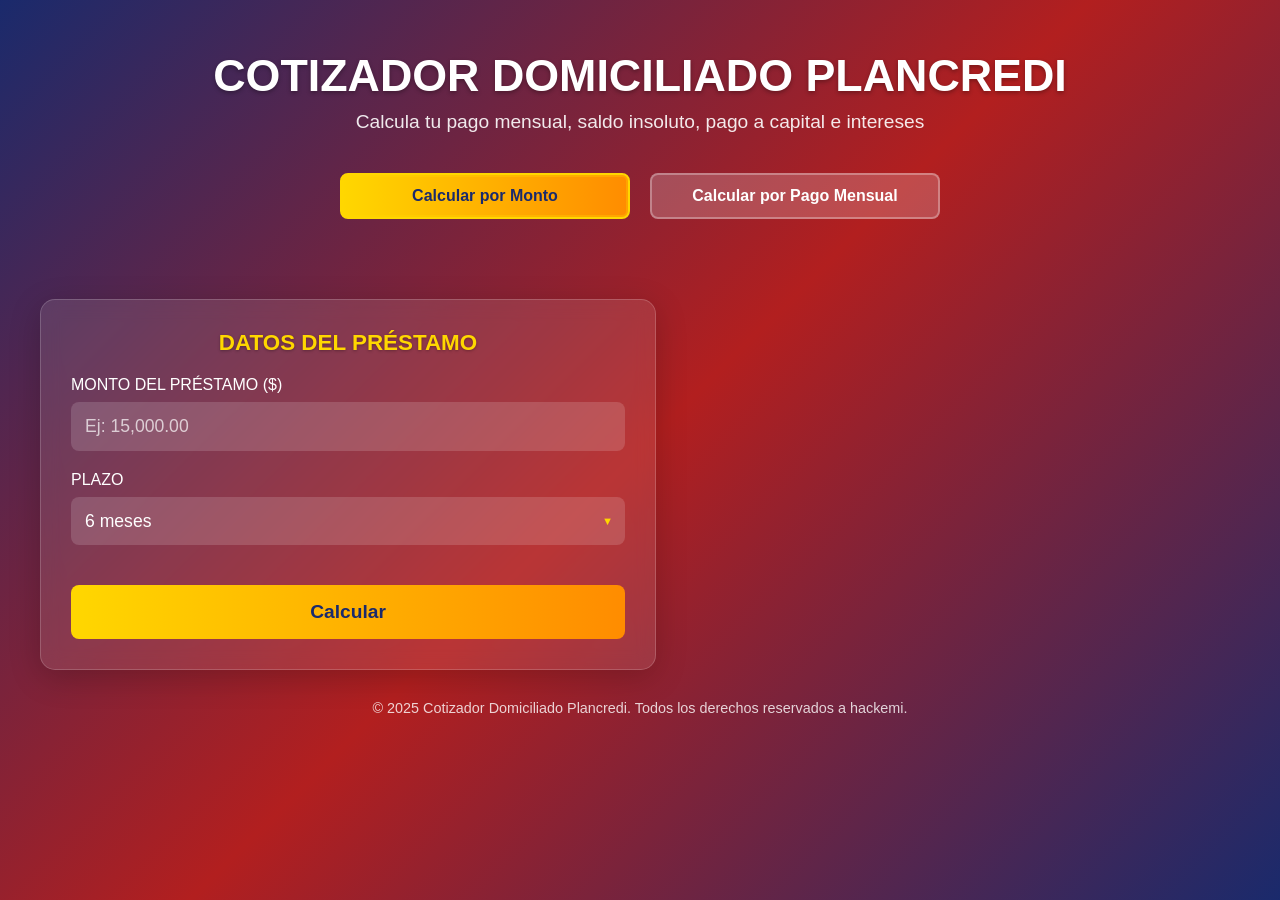
<file: pcredi.html>
<!DOCTYPE html>
<html lang="es">
<head>
  <meta charset="UTF-8" />
  <meta name="viewport" content="width=device-width, initial-scale=1.0"/>
  <title>Cotizador Domiciliado Plancredi</title>
  <style>
    * {
      box-sizing: border-box;
      margin: 0;
      padding: 0;
      font-family: 'Segoe UI', Tahoma, Geneva, Verdana, sans-serif;
    }

    body {
      background: linear-gradient(135deg, #1a2a6c, #b21f1f, #1a2a6c);
      color: #fff;
      min-height: 100vh;
      padding: 20px;
      display: flex;
      flex-direction: column;
      align-items: center;
    }

    .container {
      max-width: 1400px;
      width: 100%;
      margin: 0 auto;
    }

    header {
      text-align: center;
      padding: 30px 0;
      margin-bottom: 20px;
    }

    h1 {
      font-size: 2.8rem;
      margin-bottom: 10px;
      text-shadow: 0 2px 4px rgba(0,0,0,0.3);
    }

    .subtitle {
      font-size: 1.2rem;
      opacity: 0.9;
      max-width: 600px;
      margin: 0 auto 20px;
    }

    .mode-buttons {
      display: flex;
      justify-content: center;
      gap: 20px;
      margin: 0 auto 30px;
      max-width: 600px;
    }

    .mode-btn {
      flex: 1;
      padding: 12px 20px;
      background: rgba(255, 255, 255, 0.2);
      color: white;
      border: 2px solid rgba(255, 255, 255, 0.3);
      border-radius: 8px;
      font-size: 1rem;
      font-weight: bold;
      cursor: pointer;
      transition: all 0.3s ease;
    }

    .mode-btn:hover {
      background: rgba(255, 255, 255, 0.3);
    }

    .mode-btn.active {
      background: linear-gradient(to right, #ffd700, #ff8c00);
      color: #1a2a6c;
      border-color: #ffd700;
      box-shadow: 0 0 0 2px rgba(255, 215, 0, 0.3) inset;
    }

    .content {
      display: flex;
      gap: 30px;
      margin: 0 auto;
      max-width: 1200px;
    }

    .left-column {
      flex: 1;
      background: rgba(255, 255, 255, 0.1);
      backdrop-filter: blur(10px);
      border-radius: 15px;
      padding: 30px;
      box-shadow: 0 8px 32px rgba(0, 0, 0, 0.2);
      border: 1px solid rgba(255, 255, 255, 0.18);
    }

    .right-column {
      flex: 1;
      display: flex;
      flex-direction: column;
      gap: 20px;
    }

    .section-title {
      font-size: 1.4rem;
      font-weight: bold;
      margin-bottom: 20px;
      text-align: center;
      color: #ffd700;
      text-shadow: 0 1px 3px rgba(0,0,0,0.3);
    }

    .input-group {
      margin-bottom: 20px;
    }

    label {
      display: block;
      margin-bottom: 8px;
      font-weight: 500;
    }

    input {
      width: 100%;
      padding: 14px;
      border-radius: 8px;
      border: none;
      background: rgba(255, 255, 255, 0.15);
      color: white;
      font-size: 1.1rem;
    }

    input::placeholder {
      color: rgba(255, 255, 255, 0.7);
    }

    input:focus {
      outline: 2px solid #ffd700;
      background: rgba(255, 255, 255, 0.25);
    }

    .select-wrapper {
      position: relative;
    }

    .select-wrapper::after {
      content: "▼";
      font-size: 0.7em;
      color: #ffd700;
      position: absolute;
      right: 12px;
      top: 50%;
      transform: translateY(-50%);
      pointer-events: none;
    }

    select {
      width: 100%;
      padding: 14px;
      border-radius: 8px;
      border: none;
      background: rgba(255, 255, 255, 0.15);
      color: white;
      font-size: 1.1rem;
      appearance: none;
      cursor: pointer;
    }

    select:focus {
      outline: 2px solid #ffd700;
      background: rgba(26, 42, 108, 0.6);
    }

    button {
      width: 100%;
      padding: 16px;
      background: linear-gradient(to right, #ffd700, #ff8c00);
      color: #1a2a6c;
      border: none;
      border-radius: 8px;
      font-size: 1.2rem;
      font-weight: bold;
      cursor: pointer;
      transition: all 0.3s ease;
      margin-top: 20px;
    }

    button:hover {
      transform: translateY(-3px);
      box-shadow: 0 5px 15px rgba(0, 0, 0, 0.3);
    }

    /* Tarjetas de resumen */
    .summary-cards {
      display: flex;
      gap: 15px;
      flex-wrap: wrap;
    }

    .card {
      background: rgba(255, 255, 255, 0.1);
      backdrop-filter: blur(10px);
      border-radius: 12px;
      padding: 20px;
      text-align: center;
      flex: 1;
      min-width: 200px;
      box-shadow: 0 4px 15px rgba(0, 0, 0, 0.15);
    }

    .card h3 {
      font-size: 1rem;
      opacity: 0.9;
      margin-bottom: 10px;
    }

    .card p {
      font-size: 1.8rem;
      font-weight: bold;
      color: #ffd700;
    }

    /* Resultado único: Monto a Dispersar */
    .result-text {
      text-align: center;
      font-size: 2rem;
      font-weight: bold;
      color: #ffd700;
      padding: 30px;
      background: rgba(255, 255, 255, 0.1);
      border-radius: 12px;
      margin-top: 20px;
    }

    /* Tabla de amortización */
    .amortization-container {
      width: 100%;
      overflow-x: auto;
      background: rgba(255, 255, 255, 0.1);
      backdrop-filter: blur(10px);
      border-radius: 10px;
      box-shadow: 0 4px 15px rgba(0, 0, 0, 0.15);
      margin-top: 20px;
    }

    .amortization-table {
      width: 100%;
      border-collapse: collapse;
    }

    .amortization-table th {
      background: rgba(255, 255, 255, 0.2);
      padding: 12px;
      text-align: center;
      font-weight: bold;
      color: #ffd700;
    }

    .amortization-table td {
      padding: 10px 12px;
      text-align: center;
    }

    .amortization-table tr:nth-child(even) {
      background: rgba(255, 255, 255, 0.05);
    }

    footer {
      text-align: center;
      padding: 30px;
      margin-top: auto;
      width: 100%;
      font-size: 0.9rem;
      opacity: 0.8;
    }
  </style>
</head>
<body>
  <div class="container">
    <header>
      <h1>COTIZADOR DOMICILIADO PLANCREDI</h1>
      <p class="subtitle">Calcula tu pago mensual, saldo insoluto, pago a capital e intereses</p>

      <!-- Botones de modo -->
      <div class="mode-buttons">
        <button id="btnMonto" class="mode-btn active" onclick="activarModo('monto')">Calcular por Monto</button>
        <button id="btnPago" class="mode-btn" onclick="activarModo('pago')">Calcular por Pago Mensual</button>
      </div>
    </header>

    <div class="content">
      <!-- Columna Izquierda: Datos del Préstamo -->
      <div class="left-column">
        <h2 class="section-title">DATOS DEL PRÉSTAMO</h2>

        <div class="input-group">
          <label id="labelMonto">MONTO DEL PRÉSTAMO ($)</label>
          <input type="text" id="montoPrestamo" placeholder="Ej: 15,000.00">
        </div>

        <div class="input-group">
          <label for="plazoMeses">PLAZO</label>
          <div class="select-wrapper">
            <select id="plazoMeses">
              <option value="6">6 meses</option>
              <option value="12">12 meses</option>
              <option value="18">18 meses</option>
              <option value="24">24 meses</option>
              <option value="30">30 meses</option>
            </select>
          </div>
        </div>

        <button onclick="calcular()">Calcular</button>
      </div>

      <!-- Columna Derecha: Resultados -->
      <div class="right-column">
        <!-- Tarjetas de resumen (solo para "Calcular por Monto") -->
        <div class="summary-cards" id="resumen" style="display: none;">
          <div class="card">
            <h3>PAGO MENSUAL</h3>
            <p id="pagoMensual"></p>
          </div>
          <div class="card">
            <h3>PAGO TOTAL</h3>
            <p id="pagoTotal"></p>
          </div>
          <div class="card">
            <h3>INTERESES TOTALES</h3>
            <p id="interesesTotales"></p>
          </div>
        </div>

        <!-- Tabla de amortización -->
        <div class="amortization-container">
          <table class="amortization-table" id="tablaAmortizacion" style="display: none;">
            <thead>
              <tr>
                <th>MES</th>
                <th>PAGO MENSUAL</th>
                <th>INTERESES</th>
                <th>PAGO A CAPITAL</th>
                <th>SALDO INSOLUTO</th>
              </tr>
            </thead>
            <tbody id="tablaBody"></tbody>
          </table>
        </div>

        <!-- Resultado: Monto a Dispersar (solo para "Calcular por Pago Mensual") -->
        <div id="resultadoMonto" style="display: none;">
          <div class="result-text">
            Monto a Dispersar: <br>
            <span id="montoADispersar"></span>
          </div>
        </div>
      </div>
    </div>

    <footer>
      &copy; 2025 Cotizador Domiciliado Plancredi. Todos los derechos reservados a hackemi.
    </footer>
  </div>

  <script>
    // Constantes - COMISIÓN 5.80%
    const COMISION = 0.0580; // 5.80%
    
    // Tasas anuales por plazo (en formato decimal, ej: 145.858955% = 1.45858955)
    const tasasAnualesPorPlazo = {
      6: 1.45858955,    // 145.858955% anual
      12: 1.67473515,   // 167.473515% anual  
      18: 1.75536115,   // 175.536115% anual
      24: 1.79543111,   // 179.543111% anual
      30: 1.81806195    // 181.806195% anual
    };

    // Calcular TEM usando la fórmula: TEM = ((1 + tasa_anual)^(1/12)) - 1
    function calcularTEM(tasaAnualDecimal) {
      // tasaAnualDecimal ya está en formato decimal (ej: 1.45858955 para 145.858955%)
      return Math.pow(1 + tasaAnualDecimal, 1/12) - 1;
    }

    // Precalcular TEM para cada plazo
    const TEMporPlazo = {};
    for (const plazo in tasasAnualesPorPlazo) {
      TEMporPlazo[plazo] = calcularTEM(tasasAnualesPorPlazo[plazo]);
    }

    // Formatear número a 2 decimales con separador de miles
    function formatoDosDecimales(valor) {
      const num = parseFloat(valor);
      if (isNaN(num)) return "";
      return num.toLocaleString('en-US', {
        minimumFractionDigits: 2,
        maximumFractionDigits: 2
      });
    }

    // Convertir texto con comas a número
    function parseNumero(valor) {
      if (!valor) return NaN;
      const sinComas = valor.replace(/,/g, '');
      return parseFloat(sinComas);
    }

    // Función PMT (similar a Excel) para calcular pago mensual
    function calcularPMT(tasaMensual, plazo, monto) {
      // Fórmula: PMT = (monto * tasa * (1 + tasa)^plazo) / ((1 + tasa)^plazo - 1)
      if (tasaMensual === 0) {
        return monto / plazo;
      }
      const factor = Math.pow(1 + tasaMensual, plazo);
      return (monto * tasaMensual * factor) / (factor - 1);
    }

    // Formatear inputs al salir del foco
    document.addEventListener("DOMContentLoaded", () => {
      const inputs = document.querySelectorAll("#montoPrestamo");
      inputs.forEach(input => {
        input.addEventListener("focus", () => {
          const value = input.value;
          if (value !== "") {
            const num = parseNumero(value);
            if (!isNaN(num)) input.value = num;
          }
        });

        input.addEventListener("input", () => {
          const value = input.value;
          const regex = /^[\d,]*\.?\d{0,2}$/;
          if (!regex.test(value)) input.value = value.slice(0, -1);
        });

        input.addEventListener("blur", () => {
          if (input.value !== "") {
            const num = parseNumero(input.value);
            if (!isNaN(num) && num >= 0) {
              input.value = formatoDosDecimales(num);
            } else {
              input.value = "0.00";
            }
          }
        });
      });
    });

    // Activar modo
    function activarModo(modo) {
      const btnMonto = document.getElementById('btnMonto');
      const btnPago = document.getElementById('btnPago');
      const label = document.getElementById('labelMonto');

      if (modo === 'monto') {
        btnMonto.classList.add('active');
        btnPago.classList.remove('active');
        label.textContent = 'MONTO DEL PRÉSTAMO ($)';
        document.getElementById('montoPrestamo').placeholder = 'Ej: 15,000.00';
      } else {
        btnPago.classList.add('active');
        btnMonto.classList.remove('active');
        label.textContent = 'PAGO MENSUAL DESEADO ($)';
        document.getElementById('montoPrestamo').placeholder = 'Ej: 1,200.00';
      }

      // Limpiar resultados al cambiar de modo
      document.getElementById('resumen').style.display = 'none';
      document.getElementById('tablaAmortizacion').style.display = 'none';
      document.getElementById('resultadoMonto').style.display = 'none';
    }

    // Calcular inverso (para modo "Calcular por Pago Mensual")
    function calcularMontoPorPMT(pagoMensual, tasaMensual, plazo) {
      // Fórmula inversa de PMT: monto = pagoMensual * ((1 + tasa)^plazo - 1) / (tasa * (1 + tasa)^plazo)
      if (tasaMensual === 0) {
        return pagoMensual * plazo;
      }
      const factor = Math.pow(1 + tasaMensual, plazo);
      return pagoMensual * (factor - 1) / (tasaMensual * factor);
    }

    // Calcular
    function calcular() {
      const plazo = parseInt(document.getElementById('plazoMeses').value);
      const TEM = TEMporPlazo[plazo];
      const esPorMonto = document.getElementById('btnMonto').classList.contains('active');
      const valor = parseNumero(document.getElementById('montoPrestamo').value);

      // Validación
      if (isNaN(valor) || valor <= 0 || isNaN(plazo) || plazo <= 0) {
        alert("Por favor, completa todos los campos correctamente.");
        return;
      }

      // Limpiar resultados previos
      document.getElementById('resumen').style.display = 'none';
      document.getElementById('tablaAmortizacion').style.display = 'none';
      document.getElementById('resultadoMonto').style.display = 'none';

      if (esPorMonto) {
        // --- MODO: Calcular por Monto ---
        const montoBase = valor;
        const comisionCalculada = montoBase * COMISION;
        const montoConComision = montoBase + comisionCalculada;
        
        // Calcular pago mensual usando fórmula PMT
        const pagoMensual = calcularPMT(TEM, plazo, montoConComision);

        const pagoTotal = pagoMensual * plazo;
        const interesesTotales = pagoTotal - montoConComision;

        // Mostrar tarjetas (solo 3 tarjetas, sin mostrar comisión)
        document.getElementById('pagoMensual').textContent = `$${formatoDosDecimales(pagoMensual)}`;
        document.getElementById('pagoTotal').textContent = `$${formatoDosDecimales(pagoTotal)}`;
        document.getElementById('interesesTotales').textContent = `$${formatoDosDecimales(interesesTotales)}`;
        document.getElementById('resumen').style.display = 'flex';

        // Generar tabla de amortización
        const tablaBody = document.getElementById('tablaBody');
        tablaBody.innerHTML = '';
        let saldo = montoConComision;

        for (let mes = 1; mes <= plazo; mes++) {
          const interes = saldo * TEM;
          const capital = pagoMensual - interes;
          saldo -= capital;
          const row = document.createElement('tr');
          row.innerHTML = `
            <td>${mes}</td>
            <td>$${formatoDosDecimales(pagoMensual)}</td>
            <td>$${formatoDosDecimales(interes)}</td>
            <td>$${formatoDosDecimales(capital)}</td>
            <td>$${formatoDosDecimales(saldo < 0 ? 0 : saldo)}</td>
          `;
          tablaBody.appendChild(row);
        }
        document.getElementById('tablaAmortizacion').style.display = 'table';

      } else {
        // --- MODO: Calcular por Pago Mensual ---
        const pagoMensual = valor;
        
        // Calcular monto con comisión que generaría ese pago mensual
        const montoConComision = calcularMontoPorPMT(pagoMensual, TEM, plazo);
        
        // Calcular monto base sin comisión
        const montoBase = montoConComision / (1 + COMISION);

        document.getElementById('montoADispersar').textContent = `$${formatoDosDecimales(montoBase)}`;
        document.getElementById('resultadoMonto').style.display = 'block';
      }
    }

    // Iniciar en modo "Calcular por Monto"
    activarModo('monto');
  </script>
</body>
</html>
</file>
<file: styles.css>
* {
    box-sizing: border-box;
    margin: 0;
    padding: 0;
    font-family: 'Segoe UI', Tahoma, Geneva, Verdana, sans-serif;
}

body {
    background: linear-gradient(135deg, #16a34a, #2563eb);
    color: #fff;
    min-height: 100vh;
    padding: 20px;
    display: flex;
    flex-direction: column;
    align-items: center;
}

.container {
    max-width: 1200px;
    width: 100%;
    margin: 0 auto;
}

header {
    text-align: center;
    padding: 30px 0;
    margin-bottom: 20px;
}

h1 {
    font-size: 2.8rem;
    margin-bottom: 10px;
    text-shadow: 0 2px 4px rgba(0,0,0,0.3);
}

.subtitle {
    font-size: 1.2rem;
    opacity: 0.9;
    max-width: 600px;
    margin: 0 auto;
}

.mode-selector {
    display: flex;
    justify-content: center;
    margin-bottom: 30px;
    gap: 10px;
}

.mode-btn {
    padding: 12px 25px;
    background: rgba(255, 255, 255, 0.15);
    color: white;
    border: 2px solid rgba(255, 255, 255, 0.3);
    border-radius: 8px;
    font-size: 1rem;
    font-weight: bold;
    cursor: pointer;
    transition: all 0.3s ease;
}

.mode-btn.active {
    background: linear-gradient(to right, #ffd700, #ff8c00);
    color: #1a2a6c;
    border-color: #ffd700;
}

.mode-btn:hover:not(.active) {
    background: rgba(255, 255, 255, 0.25);
}

.calculator-container {
    display: flex;
    flex-wrap: wrap;
    gap: 30px;
    margin-bottom: 40px;
}

.input-section {
    flex: 1;
    min-width: 300px;
    background: rgba(255, 255, 255, 0.1);
    backdrop-filter: blur(10px);
    border-radius: 15px;
    padding: 30px;
    box-shadow: 0 8px 32px rgba(0, 0, 0, 0.2);
    border: 1px solid rgba(255, 255, 255, 0.18);
}

.results-section {
    flex: 2;
    min-width: 300px;
    background: rgba(255, 255, 255, 0.1);
    backdrop-filter: blur(10px);
    border-radius: 15px;
    padding: 30px;
    box-shadow: 0 8px 32px rgba(0, 0, 0, 0.2);
    border: 1px solid rgba(255, 255, 255, 0.18);
}

.section-title {
    font-size: 1.8rem;
    margin-bottom: 25px;
    text-align: center;
    color: #ffd700;
}

.input-group {
    margin-bottom: 20px;
}

label {
    display: block;
    margin-bottom: 8px;
    font-weight: 500;
}

input {
    width: 100%;
    padding: 14px;
    border-radius: 8px;
    border: none;
    background: rgba(255, 255, 255, 0.15);
    color: white;
    font-size: 1.1rem;
}

input:focus {
    outline: 2px solid #ffd700;
    background: rgba(255, 255, 255, 0.25);
}

input::placeholder {
    color: rgba(255, 255, 255, 0.7);
}

.note {
    font-size: 0.9rem;
    opacity: 0.8;
    margin-top: -10px;
    margin-bottom: 15px;
}

button {
    width: 100%;
    padding: 16px;
    background: linear-gradient(to right, #ffd700, #ff8c00);
    color: #1a2a6c;
    border: none;
    border-radius: 8px;
    font-size: 1.2rem;
    font-weight: bold;
    cursor: pointer;
    transition: all 0.3s ease;
    margin-top: 10px;
}

button:hover {
    transform: translateY(-3px);
    box-shadow: 0 5px 15px rgba(0, 0, 0, 0.3);
}

.result-card {
    background: rgba(255, 255, 255, 0.1);
    border-radius: 10px;
    padding: 20px;
    margin-bottom: 20px;
    text-align: center;
}

.result-title {
    font-size: 1.3rem;
    margin-bottom: 10px;
    color: #ffd700;
}

.result-value {
    font-size: 2.2rem;
    font-weight: bold;
}

.table-container {
    overflow-x: auto;
    margin-top: 20px;
    border-radius: 10px;
    overflow: hidden;
    box-shadow: 0 4px 20px rgba(0, 0, 0, 0.2);
}

table {
    width: 100%;
    border-collapse: collapse;
    background: rgba(255, 255, 255, 0.1);
}

th {
    background: rgba(26, 42, 108, 0.8);
    padding: 15px;
    text-align: center;
}

td {
    padding: 12px 15px;
    text-align: center;
    border-bottom: 1px solid rgba(255, 255, 255, 0.1);
}

tr:nth-child(even) {
    background: rgba(255, 255, 255, 0.05);
}

tr:hover {
    background: rgba(255, 255, 255, 0.15);
}

.gatito-container {
    text-align: center;
    margin-top: 20px;
}

.gatito-img {
    max-width: 100%;
    border-radius: 10px;
    box-shadow: 0 4px 15px rgba(0, 0, 0, 0.2);
}

footer {
    text-align: center;
    padding: 20px;
    margin-top: auto;
    width: 100%;
    font-size: 0.9rem;
    opacity: 0.8;
}

@media (max-width: 768px) {
    .calculator-container {
        flex-direction: column;
    }
    
    h1 {
        font-size: 2.2rem;
    }
    
    .mode-selector {
        flex-direction: column;
        align-items: center;
    }
    
    .mode-btn {
        width: 100%;
        max-width: 300px;
    }
}
.emoji-gatito {
    font-size: 4rem;
    text-align: center;
    animation: bounce 2s infinite;
}

@keyframes bounce {
    0%, 100% { transform: translateY(0); }
    50% { transform: translateY(-20px); }
}
/* === Responsive para móviles y tablets (sin cambios visuales en diseño) === */
@media (max-width: 1024px) {
  /* Ajustar tamaño de fuente en pantallas pequeñas */
  h1 {
    font-size: 2.3rem;
  }

  .subtitle {
    font-size: 1.1rem;
    padding: 0 15px;
  }

  /* Asegurar que el contenedor use todo el ancho disponible */
  .container, .calculator-container {
    width: 95%;
    margin: 0 auto;
  }

  /* Apilar columnas en móvil */
  .calculator-container {
    flex-direction: column;
  }

  .input-section, .results-section {
    min-width: 100%;
  }

  /* Tabla con scroll horizontal si es necesario */
  .table-container {
    overflow-x: auto;
    -webkit-overflow-scrolling: touch;
  }

  /* Mejorar legibilidad en inputs y botones */
  input, button {
    font-size: 1rem;
    padding: 14px;
  }

  /* Ajustar el selector de modo */
  .mode-selector {
    flex-wrap: wrap;
  }

  .mode-btn {
    font-size: 0.95rem;
    padding: 10px 18px;
  }

  /* Ajustar el gatito */
  .gatito-img {
    max-width: 100%;
    height: auto;
  }

  .emoji-gatito {
    font-size: 3.5rem;
  }

  footer {
    font-size: 0.9rem;
    padding: 15px;
  }
}
</file>
